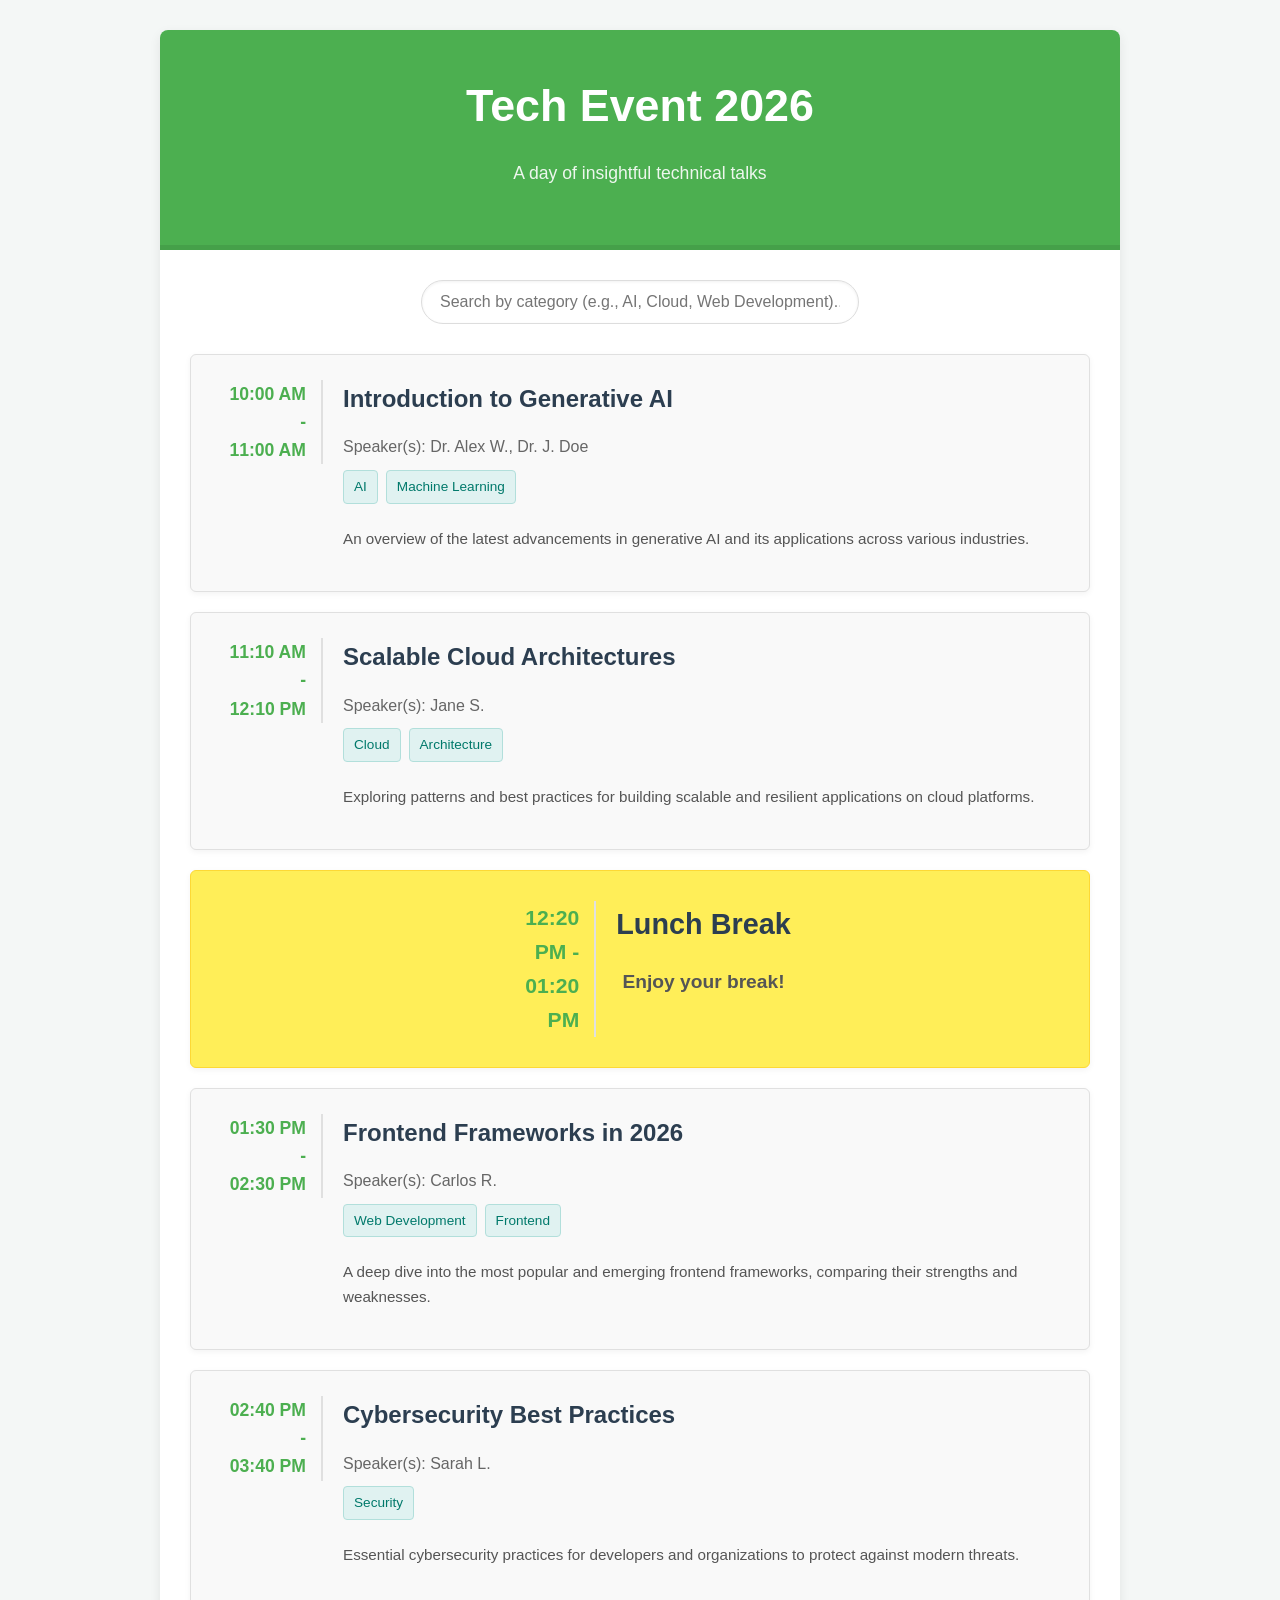
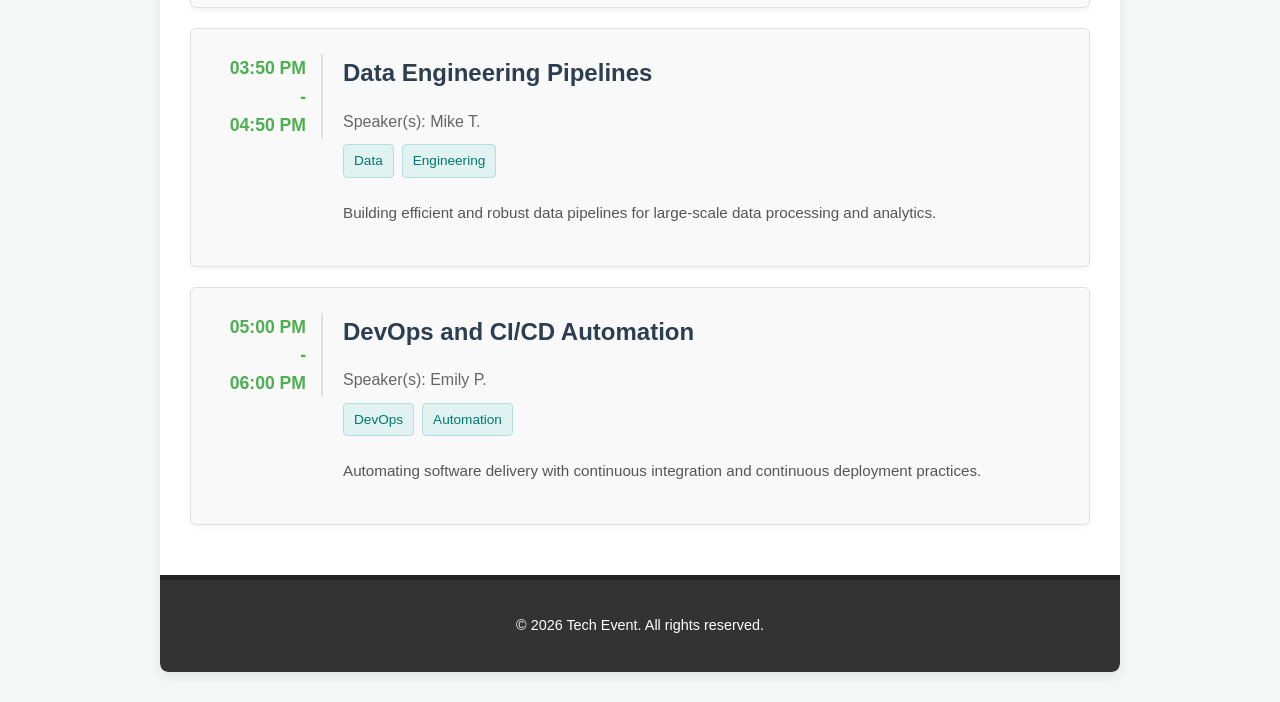
<file: event_website/index.html>
<!DOCTYPE html>
<html lang="en">
<head>
    <meta charset="UTF-8">
    <meta name="viewport" content="width=device-width, initial-scale=1.0">
    <title>Tech Event Schedule</title>
    <style>body {
    font-family: 'Segoe UI', Tahoma, Geneva, Verdana, sans-serif;
    margin: 0;
    padding: 0;
    background-color: #f4f7f6;
    color: #333;
    line-height: 1.6;
}

.container {
    max-width: 960px;
    margin: 30px auto;
    background-color: #ffffff;
    border-radius: 8px;
    box-shadow: 0 4px 12px rgba(0, 0, 0, 0.08);
    overflow: hidden;
}

header {
    background-color: #4CAF50; /* Green */
    color: #ffffff;
    padding: 40px 30px;
    text-align: center;
    border-bottom: 5px solid #45a049;
}

header h1 {
    margin: 0 0 10px;
    font-size: 2.8em;
    font-weight: 700;
}

header p {
    font-size: 1.1em;
    opacity: 0.9;
}

main {
    padding: 30px;
}

.search-section {
    margin-bottom: 30px;
    text-align: center;
}

#category-search {
    width: 100%;
    max-width: 400px;
    padding: 12px 18px;
    border: 1px solid #ddd;
    border-radius: 25px;
    font-size: 1em;
    transition: all 0.3s ease;
    box-shadow: inset 0 1px 3px rgba(0,0,0,0.06);
}

#category-search:focus {
    border-color: #4CAF50;
    box-shadow: 0 0 8px rgba(76, 175, 80, 0.3);
    outline: none;
}

.schedule-item {
    background-color: #f9f9f9;
    border: 1px solid #e0e0e0;
    border-radius: 6px;
    margin-bottom: 20px;
    padding: 25px;
    display: flex;
    align-items: flex-start;
    gap: 20px;
    box-shadow: 0 2px 6px rgba(0, 0, 0, 0.05);
    transition: transform 0.2s ease-in-out, box-shadow 0.2s ease-in-out;
}

.schedule-item:hover {
    transform: translateY(-5px);
    box-shadow: 0 6px 16px rgba(0, 0, 0, 0.1);
}

.schedule-item.break {
    background-color: #ffee58; /* Yellow for breaks */
    border-color: #fdd835;
    color: #555;
    text-align: center;
    justify-content: center;
    padding: 30px;
    font-size: 1.2em;
    font-weight: 600;
}

.schedule-item.break .time-slot {
    font-size: 1.1em;
}

.schedule-item .time-slot {
    flex-shrink: 0;
    width: 90px;
    font-size: 1.1em;
    font-weight: 600;
    color: #4CAF50; /* Green */
    text-align: right;
    padding-right: 15px;
    border-right: 2px solid #e0e0e0;
}

.schedule-item .talk-details {
    flex-grow: 1;
}

.schedule-item h3 {
    margin-top: 0;
    margin-bottom: 10px;
    color: #2c3e50;
    font-size: 1.5em;
}

.schedule-item .speakers {
    font-weight: 500;
    color: #666;
    margin-bottom: 10px;
}

.schedule-item .categories span {
    display: inline-block;
    background-color: #e0f2f1; /* Light teal */
    color: #00796b;
    padding: 5px 10px;
    border-radius: 4px;
    font-size: 0.85em;
    margin-right: 8px;
    margin-bottom: 8px;
    border: 1px solid #b2dfdb;
}

.schedule-item .description {
    font-size: 0.95em;
    color: #555;
    margin-top: 15px;
}

/* Highlight for search results */
.schedule-item.highlight {
    border-color: #2196F3; /* Blue */
    box-shadow: 0 4px 10px rgba(33, 150, 243, 0.3);
    background-color: #e3f2fd; /* Lighter blue */
}


footer {
    background-color: #333;
    color: #ffffff;
    text-align: center;
    padding: 20px 30px;
    font-size: 0.9em;
    border-top: 5px solid #222;
    border-bottom-left-radius: 8px;
    border-bottom-right-radius: 8px;
}

/* Responsive adjustments */
@media (max-width: 600px) {
    .schedule-item {
        flex-direction: column;
        align-items: center;
        text-align: center;
    }

    .schedule-item .time-slot {
        width: auto;
        border-right: none;
        padding-right: 0;
        margin-bottom: 15px;
        border-bottom: 2px solid #e0e0e0;
        padding-bottom: 10px;
        text-align: center;
    }

    .schedule-item .talk-details,
    .schedule-item.break {
        width: 100%;
    }

    header h1 {
        font-size: 2em;
    }
}</style>
</head>
<body>
    <div class="container">
        <header>
            <h1>Tech Event 2026</h1>
            <p>A day of insightful technical talks</p>
        </header>

        <main>
            <section class="search-section">
                <input type="text" id="category-search" placeholder="Search by category (e.g., AI, Cloud, Web Development)...">
            </section>

            <section class="schedule" id="schedule-container">
                <!-- Schedule items will be injected here by JavaScript -->
            </section>
        </main>

        <footer>
            <p>&copy; 2026 Tech Event. All rights reserved.</p>
        </footer>
    </div>

    <script>const allTalksData = [
  {
    "title": "Introduction to Generative AI",
    "speakers": [
      "Dr. Alex W.",
      "Dr. J. Doe"
    ],
    "categories": [
      "AI",
      "Machine Learning"
    ],
    "duration": 60,
    "description": "An overview of the latest advancements in generative AI and its applications across various industries."
  },
  {
    "title": "Scalable Cloud Architectures",
    "speakers": [
      "Jane S."
    ],
    "categories": [
      "Cloud",
      "Architecture"
    ],
    "duration": 60,
    "description": "Exploring patterns and best practices for building scalable and resilient applications on cloud platforms."
  },
  {
    "title": "Frontend Frameworks in 2026",
    "speakers": [
      "Carlos R."
    ],
    "categories": [
      "Web Development",
      "Frontend"
    ],
    "duration": 60,
    "description": "A deep dive into the most popular and emerging frontend frameworks, comparing their strengths and weaknesses."
  },
  {
    "title": "Cybersecurity Best Practices",
    "speakers": [
      "Sarah L."
    ],
    "categories": [
      "Security"
    ],
    "duration": 60,
    "description": "Essential cybersecurity practices for developers and organizations to protect against modern threats."
  },
  {
    "title": "Data Engineering Pipelines",
    "speakers": [
      "Mike T."
    ],
    "categories": [
      "Data",
      "Engineering"
    ],
    "duration": 60,
    "description": "Building efficient and robust data pipelines for large-scale data processing and analytics."
  },
  {
    "title": "DevOps and CI/CD Automation",
    "speakers": [
      "Emily P."
    ],
    "categories": [
      "DevOps",
      "Automation"
    ],
    "duration": 60,
    "description": "Automating software delivery with continuous integration and continuous deployment practices."
  }
];</script>
    <script>const eventScheduleData = [
  {
    "type": "talk",
    "title": "Introduction to Generative AI",
    "speakers": [
      "Dr. Alex W.",
      "Dr. J. Doe"
    ],
    "categories": [
      "AI",
      "Machine Learning"
    ],
    "duration": 60,
    "description": "An overview of the latest advancements in generative AI and its applications across various industries.",
    "startTime": "10:00 AM",
    "endTime": "11:00 AM"
  },
  {
    "type": "talk",
    "title": "Scalable Cloud Architectures",
    "speakers": [
      "Jane S."
    ],
    "categories": [
      "Cloud",
      "Architecture"
    ],
    "duration": 60,
    "description": "Exploring patterns and best practices for building scalable and resilient applications on cloud platforms.",
    "startTime": "11:10 AM",
    "endTime": "12:10 PM"
  },
  {
    "type": "break",
    "title": "Lunch Break",
    "duration": 60,
    "startTime": "12:20 PM",
    "endTime": "01:20 PM"
  },
  {
    "type": "talk",
    "title": "Frontend Frameworks in 2026",
    "speakers": [
      "Carlos R."
    ],
    "categories": [
      "Web Development",
      "Frontend"
    ],
    "duration": 60,
    "description": "A deep dive into the most popular and emerging frontend frameworks, comparing their strengths and weaknesses.",
    "startTime": "01:30 PM",
    "endTime": "02:30 PM"
  },
  {
    "type": "talk",
    "title": "Cybersecurity Best Practices",
    "speakers": [
      "Sarah L."
    ],
    "categories": [
      "Security"
    ],
    "duration": 60,
    "description": "Essential cybersecurity practices for developers and organizations to protect against modern threats.",
    "startTime": "02:40 PM",
    "endTime": "03:40 PM"
  },
  {
    "type": "talk",
    "title": "Data Engineering Pipelines",
    "speakers": [
      "Mike T."
    ],
    "categories": [
      "Data",
      "Engineering"
    ],
    "duration": 60,
    "description": "Building efficient and robust data pipelines for large-scale data processing and analytics.",
    "startTime": "03:50 PM",
    "endTime": "04:50 PM"
  },
  {
    "type": "talk",
    "title": "DevOps and CI/CD Automation",
    "speakers": [
      "Emily P."
    ],
    "categories": [
      "DevOps",
      "Automation"
    ],
    "duration": 60,
    "description": "Automating software delivery with continuous integration and continuous deployment practices.",
    "startTime": "05:00 PM",
    "endTime": "06:00 PM"
  }
];</script>
    <script>document.addEventListener('DOMContentLoaded', () => {
    const scheduleContainer = document.getElementById('schedule-container');
    const categorySearchInput = document.getElementById('category-search');

    function renderSchedule(scheduleItems, searchTerm = '') {
        scheduleContainer.innerHTML = ''; // Clear existing schedule

        const filteredTalks = allTalksData.filter(talk =>
            talk.categories.some(cat => cat.toLowerCase().includes(searchTerm.toLowerCase()))
        );
        const filteredTalkTitles = new Set(filteredTalks.map(talk => talk.title));

        scheduleItems.forEach(item => {
            const itemElement = document.createElement('div');
            itemElement.classList.add('schedule-item');

            let isHighlighted = false;
            if (searchTerm && item.type === 'talk' && filteredTalkTitles.has(item.title)) {
                itemElement.classList.add('highlight');
                isHighlighted = true;
            } else if (searchTerm && item.type === 'talk' && !filteredTalkTitles.has(item.title)) {
                // If a search term is active and this talk doesn't match, don't display it
                return;
            }


            if (item.type === 'talk') {
                itemElement.innerHTML = `
                    <div class="time-slot">
                        ${item.startTime}<br> - <br>${item.endTime}
                    </div>
                    <div class="talk-details">
                        <h3>${item.title}</h3>
                        <p class="speakers">Speaker(s): ${item.speakers.join(', ')}</p>
                        <div class="categories">
                            ${item.categories.map(cat => `<span>${cat}</span>`).join('')}
                        </div>
                        <p class="description">${item.description}</p>
                    </div>
                `;
            } else if (item.type === 'break') {
                itemElement.classList.add('break');
                itemElement.innerHTML = `
                    <div class="time-slot">
                        ${item.startTime} - ${item.endTime}
                    </div>
                    <div>
                        <h3>${item.title}</h3>
                        <p>Enjoy your break!</p>
                    </div>
                `;
            }
            scheduleContainer.appendChild(itemElement);
        });
        // If there are no search results, display a message
        if (searchTerm && scheduleContainer.children.length === 0) {
            scheduleContainer.innerHTML = '<p class="no-results">No talks found matching your search criteria.</p>';
        }
    }

    // Initial render
    renderSchedule(eventScheduleData);

    // Search functionality with debounce
    let searchTimeout;
    categorySearchInput.addEventListener('input', (event) => {
        clearTimeout(searchTimeout);
        searchTimeout = setTimeout(() => {
            renderSchedule(eventScheduleData, event.target.value);
        }, 300); // 300ms debounce
    });
});
</script>
</body>
</html>
</file>
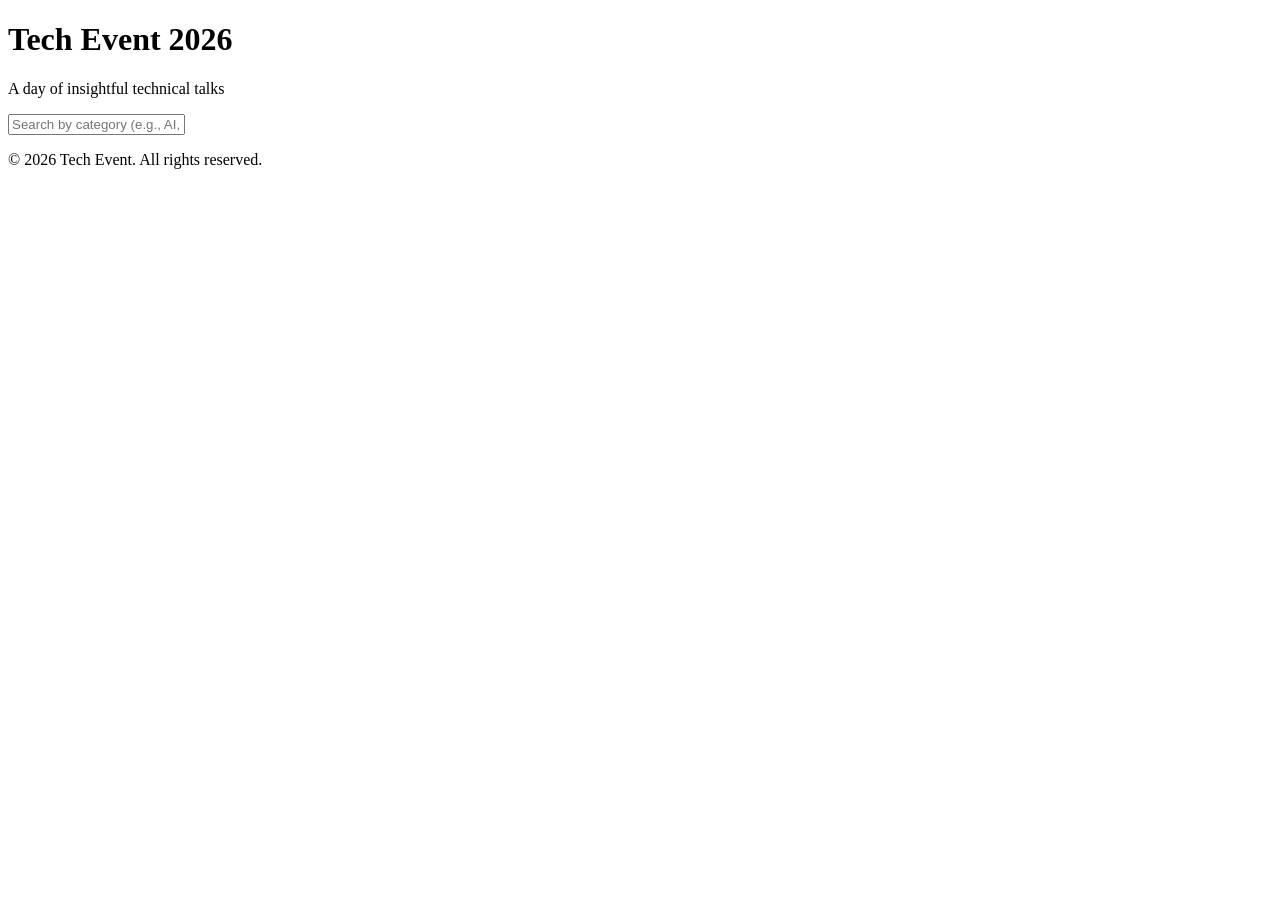
<file: event_website/template.html>
<!DOCTYPE html>
<html lang="en">
<head>
    <meta charset="UTF-8">
    <meta name="viewport" content="width=device-width, initial-scale=1.0">
    <title>Tech Event Schedule</title>
    <!-- INJECT_CSS -->
</head>
<body>
    <div class="container">
        <header>
            <h1>Tech Event 2026</h1>
            <p>A day of insightful technical talks</p>
        </header>

        <main>
            <section class="search-section">
                <input type="text" id="category-search" placeholder="Search by category (e.g., AI, Cloud, Web Development)...">
            </section>

            <section class="schedule" id="schedule-container">
                <!-- Schedule items will be injected here by JavaScript -->
            </section>
        </main>

        <footer>
            <p>&copy; 2026 Tech Event. All rights reserved.</p>
        </footer>
    </div>

    <!-- INJECT_TALKS_DATA -->
    <!-- INJECT_SCHEDULE_DATA -->
    <!-- INJECT_JS -->
</body>
</html>
</file>
